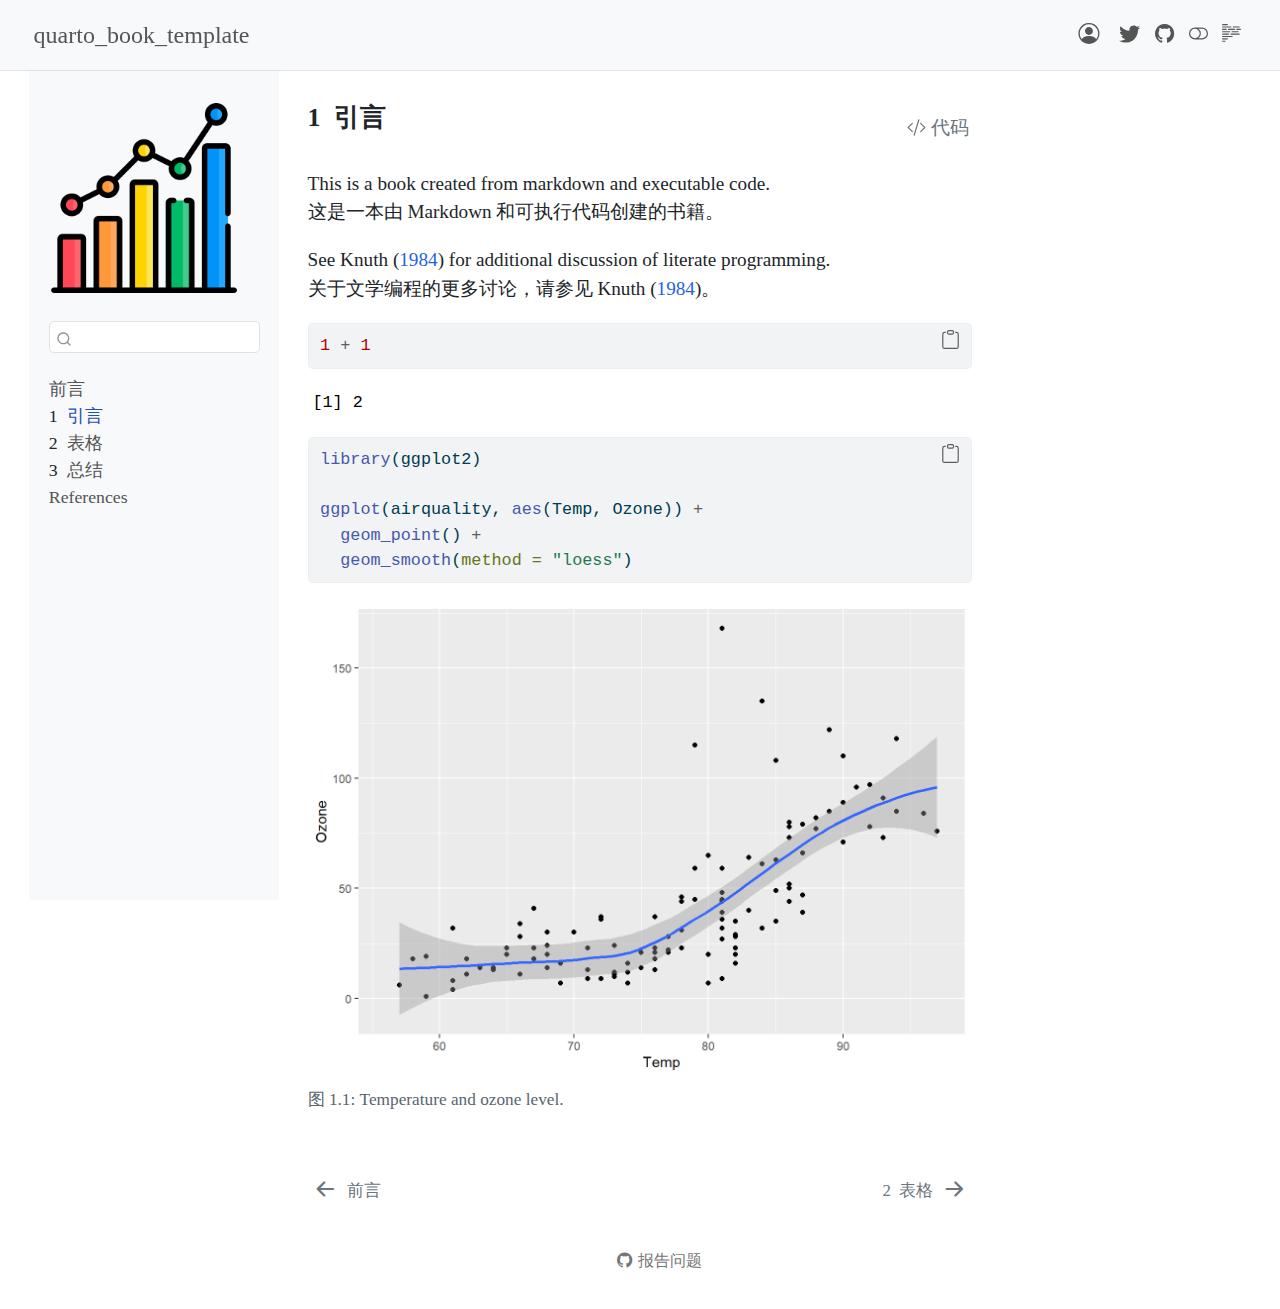
<file: _book/intro.html>
<!DOCTYPE html>
<html xmlns="http://www.w3.org/1999/xhtml" lang="zh-Hans" xml:lang="zh-Hans"><head>

<meta charset="utf-8">
<meta name="generator" content="quarto-1.4.551">

<meta name="viewport" content="width=device-width, initial-scale=1.0, user-scalable=yes">


<title>quarto_book_template - 1&nbsp; 引言</title>
<style>
code{white-space: pre-wrap;}
span.smallcaps{font-variant: small-caps;}
div.columns{display: flex; gap: min(4vw, 1.5em);}
div.column{flex: auto; overflow-x: auto;}
div.hanging-indent{margin-left: 1.5em; text-indent: -1.5em;}
ul.task-list{list-style: none;}
ul.task-list li input[type="checkbox"] {
  width: 0.8em;
  margin: 0 0.8em 0.2em -1em; /* quarto-specific, see https://github.com/quarto-dev/quarto-cli/issues/4556 */ 
  vertical-align: middle;
}
/* CSS for syntax highlighting */
pre > code.sourceCode { white-space: pre; position: relative; }
pre > code.sourceCode > span { line-height: 1.25; }
pre > code.sourceCode > span:empty { height: 1.2em; }
.sourceCode { overflow: visible; }
code.sourceCode > span { color: inherit; text-decoration: inherit; }
div.sourceCode { margin: 1em 0; }
pre.sourceCode { margin: 0; }
@media screen {
div.sourceCode { overflow: auto; }
}
@media print {
pre > code.sourceCode { white-space: pre-wrap; }
pre > code.sourceCode > span { text-indent: -5em; padding-left: 5em; }
}
pre.numberSource code
  { counter-reset: source-line 0; }
pre.numberSource code > span
  { position: relative; left: -4em; counter-increment: source-line; }
pre.numberSource code > span > a:first-child::before
  { content: counter(source-line);
    position: relative; left: -1em; text-align: right; vertical-align: baseline;
    border: none; display: inline-block;
    -webkit-touch-callout: none; -webkit-user-select: none;
    -khtml-user-select: none; -moz-user-select: none;
    -ms-user-select: none; user-select: none;
    padding: 0 4px; width: 4em;
  }
pre.numberSource { margin-left: 3em;  padding-left: 4px; }
div.sourceCode
  {   }
@media screen {
pre > code.sourceCode > span > a:first-child::before { text-decoration: underline; }
}
/* CSS for citations */
div.csl-bib-body { }
div.csl-entry {
  clear: both;
  margin-bottom: 0em;
}
.hanging-indent div.csl-entry {
  margin-left:2em;
  text-indent:-2em;
}
div.csl-left-margin {
  min-width:2em;
  float:left;
}
div.csl-right-inline {
  margin-left:2em;
  padding-left:1em;
}
div.csl-indent {
  margin-left: 2em;
}</style>


<script src="site_libs/quarto-nav/quarto-nav.js"></script>
<script src="site_libs/quarto-nav/headroom.min.js"></script>
<script src="site_libs/clipboard/clipboard.min.js"></script>
<script src="site_libs/quarto-search/autocomplete.umd.js"></script>
<script src="site_libs/quarto-search/fuse.min.js"></script>
<script src="site_libs/quarto-search/quarto-search.js"></script>
<meta name="quarto:offset" content="./">
<link href="./table.html" rel="next">
<link href="./index.html" rel="prev">
<link href="./cover.png" rel="icon" type="image/png">
<script src="site_libs/quarto-html/quarto.js"></script>
<script src="site_libs/quarto-html/popper.min.js"></script>
<script src="site_libs/quarto-html/tippy.umd.min.js"></script>
<script src="site_libs/quarto-html/anchor.min.js"></script>
<link href="site_libs/quarto-html/tippy.css" rel="stylesheet">
<link href="site_libs/quarto-html/quarto-syntax-highlighting.css" rel="stylesheet" class="quarto-color-scheme" id="quarto-text-highlighting-styles">
<link href="site_libs/quarto-html/quarto-syntax-highlighting-dark.css" rel="prefetch" class="quarto-color-scheme quarto-color-alternate" id="quarto-text-highlighting-styles">
<script src="site_libs/bootstrap/bootstrap.min.js"></script>
<link href="site_libs/bootstrap/bootstrap-icons.css" rel="stylesheet">
<link href="site_libs/bootstrap/bootstrap.min.css" rel="stylesheet" class="quarto-color-scheme" id="quarto-bootstrap" data-mode="light">
<link href="site_libs/bootstrap/bootstrap-dark.min.css" rel="prefetch" class="quarto-color-scheme quarto-color-alternate" id="quarto-bootstrap" data-mode="dark">
<script id="quarto-search-options" type="application/json">{
  "location": "sidebar",
  "copy-button": false,
  "collapse-after": 3,
  "panel-placement": "start",
  "type": "textbox",
  "limit": 50,
  "keyboard-shortcut": [
    "f",
    "/",
    "s"
  ],
  "language": {
    "search-no-results-text": "没有结果",
    "search-matching-documents-text": "匹配的文档",
    "search-copy-link-title": "复制搜索链接",
    "search-hide-matches-text": "隐藏其它匹配结果",
    "search-more-match-text": "更多匹配结果",
    "search-more-matches-text": "更多匹配结果",
    "search-clear-button-title": "清除",
    "search-text-placeholder": "",
    "search-detached-cancel-button-title": "取消",
    "search-submit-button-title": "提交",
    "search-label": "搜索"
  }
}</script>


<link rel="stylesheet" href="styles.css">
</head>

<body class="nav-sidebar floating nav-fixed">

<div id="quarto-search-results"></div>
  <header id="quarto-header" class="headroom fixed-top">
    <nav class="navbar navbar-expand-lg " data-bs-theme="dark">
      <div class="navbar-container container-fluid">
      <div class="navbar-brand-container mx-auto">
    <a class="navbar-brand" href="./index.html">
    <span class="navbar-title">quarto_book_template</span>
    </a>
  </div>
          <button class="navbar-toggler" type="button" data-bs-toggle="collapse" data-bs-target="#navbarCollapse" aria-controls="navbarCollapse" aria-expanded="false" aria-label="切换导航" onclick="if (window.quartoToggleHeadroom) { window.quartoToggleHeadroom(); }">
  <span class="navbar-toggler-icon"></span>
</button>
          <div class="collapse navbar-collapse" id="navbarCollapse">
            <ul class="navbar-nav navbar-nav-scroll ms-auto">
  <li class="nav-item compact">
    <a class="nav-link" href="https://tony2015116.github.io/"> <i class="bi bi-person-circle" role="img" aria-label="personal page">
</i> 
<span class="menu-text"></span></a>
  </li>  
  <li class="nav-item compact">
    <a class="nav-link" href="https://twitter.com/tonyituite"> <i class="bi bi-twitter" role="img">
</i> 
<span class="menu-text"></span></a>
  </li>  
</ul>
          </div> <!-- /navcollapse -->
          <div class="quarto-navbar-tools tools-wide">
    <a href="https://github.com/tony2015116/quarto_book_template" title="Source Code" class="quarto-navigation-tool px-1" aria-label="Source Code"><i class="bi bi-github"></i></a>
  <a href="" class="quarto-color-scheme-toggle quarto-navigation-tool  px-1" onclick="window.quartoToggleColorScheme(); return false;" title="切换深色模式"><i class="bi"></i></a>
  <a href="" class="quarto-reader-toggle quarto-navigation-tool px-1" onclick="window.quartoToggleReader(); return false;" title="切换阅读器模式">
  <div class="quarto-reader-toggle-btn">
  <i class="bi"></i>
  </div>
</a>
</div>
      </div> <!-- /container-fluid -->
    </nav>
  <nav class="quarto-secondary-nav">
    <div class="container-fluid d-flex">
      <button type="button" class="quarto-btn-toggle btn" data-bs-toggle="collapse" data-bs-target=".quarto-sidebar-collapse-item" aria-controls="quarto-sidebar" aria-expanded="false" aria-label="切换侧边栏导航" onclick="if (window.quartoToggleHeadroom) { window.quartoToggleHeadroom(); }">
        <i class="bi bi-layout-text-sidebar-reverse"></i>
      </button>
        <nav class="quarto-page-breadcrumbs" aria-label="breadcrumb"><ol class="breadcrumb"><li class="breadcrumb-item"><a href="./intro.html"><span class="chapter-number">1</span>&nbsp; <span class="chapter-title">引言</span></a></li></ol></nav>
        <a class="flex-grow-1" role="button" data-bs-toggle="collapse" data-bs-target=".quarto-sidebar-collapse-item" aria-controls="quarto-sidebar" aria-expanded="false" aria-label="切换侧边栏导航" onclick="if (window.quartoToggleHeadroom) { window.quartoToggleHeadroom(); }">      
        </a>
      <button type="button" class="btn quarto-search-button" aria-label="" onclick="window.quartoOpenSearch();">
        <i class="bi bi-search"></i>
      </button>
    </div>
  </nav>
</header>
<!-- content -->
<div id="quarto-content" class="quarto-container page-columns page-rows-contents page-layout-article page-navbar">
<!-- sidebar -->
  <nav id="quarto-sidebar" class="sidebar collapse collapse-horizontal quarto-sidebar-collapse-item sidebar-navigation floating overflow-auto">
    <div class="pt-lg-2 mt-2 text-left sidebar-header sidebar-header-stacked">
      <a href="./index.html" class="sidebar-logo-link">
      <img src="./analysis.png" alt="" class="sidebar-logo py-0 d-lg-inline d-none">
      </a>
      </div>
        <div class="mt-2 flex-shrink-0 align-items-center">
        <div class="sidebar-search">
        <div id="quarto-search" class="" title="搜索"></div>
        </div>
        </div>
    <div class="sidebar-menu-container"> 
    <ul class="list-unstyled mt-1">
        <li class="sidebar-item">
  <div class="sidebar-item-container"> 
  <a href="./index.html" class="sidebar-item-text sidebar-link">
 <span class="menu-text">前言</span></a>
  </div>
</li>
        <li class="sidebar-item">
  <div class="sidebar-item-container"> 
  <a href="./intro.html" class="sidebar-item-text sidebar-link active">
 <span class="menu-text"><span class="chapter-number">1</span>&nbsp; <span class="chapter-title">引言</span></span></a>
  </div>
</li>
        <li class="sidebar-item">
  <div class="sidebar-item-container"> 
  <a href="./table.html" class="sidebar-item-text sidebar-link">
 <span class="menu-text"><span class="chapter-number">2</span>&nbsp; <span class="chapter-title">表格</span></span></a>
  </div>
</li>
        <li class="sidebar-item">
  <div class="sidebar-item-container"> 
  <a href="./summary.html" class="sidebar-item-text sidebar-link">
 <span class="menu-text"><span class="chapter-number">3</span>&nbsp; <span class="chapter-title">总结</span></span></a>
  </div>
</li>
        <li class="sidebar-item">
  <div class="sidebar-item-container"> 
  <a href="./references.html" class="sidebar-item-text sidebar-link">
 <span class="menu-text">References</span></a>
  </div>
</li>
    </ul>
    </div>
</nav>
<div id="quarto-sidebar-glass" class="quarto-sidebar-collapse-item" data-bs-toggle="collapse" data-bs-target=".quarto-sidebar-collapse-item"></div>
<!-- margin-sidebar -->
    <div id="quarto-margin-sidebar" class="sidebar margin-sidebar">
        
    </div>
<!-- main -->
<main class="content" id="quarto-document-content">

<header id="title-block-header" class="quarto-title-block default">
<div class="quarto-title">
<div class="quarto-title-block"><div><h1 class="title"><span class="chapter-number">1</span>&nbsp; <span class="chapter-title">引言</span></h1><button type="button" class="btn code-tools-button" id="quarto-code-tools-source"><i class="bi"></i> 代码</button></div></div>
</div>



<div class="quarto-title-meta">

    
  
    
  </div>
  


</header>


<p>This is a book created from markdown and executable code.<br>
这是一本由 Markdown 和可执行代码创建的书籍。</p>
<p>See <span class="citation" data-cites="knuth84">Knuth (<a href="references.html#ref-knuth84" role="doc-biblioref">1984</a>)</span> for additional discussion of literate programming.<br>
关于文学编程的更多讨论，请参见 <span class="citation" data-cites="knuth84">Knuth (<a href="references.html#ref-knuth84" role="doc-biblioref">1984</a>)</span>。</p>
<div class="cell">
<div class="sourceCode cell-code" id="cb1"><pre class="sourceCode r code-with-copy"><code class="sourceCode r"><span id="cb1-1"><a href="#cb1-1" aria-hidden="true" tabindex="-1"></a><span class="dv">1</span> <span class="sc">+</span> <span class="dv">1</span></span></code><button title="复制到剪贴板" class="code-copy-button"><i class="bi"></i></button></pre></div>
<div class="cell-output cell-output-stdout">
<pre><code>[1] 2</code></pre>
</div>
</div>
<div class="cell">
<div class="sourceCode cell-code" id="cb3"><pre class="sourceCode r code-with-copy"><code class="sourceCode r"><span id="cb3-1"><a href="#cb3-1" aria-hidden="true" tabindex="-1"></a><span class="fu">library</span>(ggplot2)</span>
<span id="cb3-2"><a href="#cb3-2" aria-hidden="true" tabindex="-1"></a></span>
<span id="cb3-3"><a href="#cb3-3" aria-hidden="true" tabindex="-1"></a><span class="fu">ggplot</span>(airquality, <span class="fu">aes</span>(Temp, Ozone)) <span class="sc">+</span> </span>
<span id="cb3-4"><a href="#cb3-4" aria-hidden="true" tabindex="-1"></a>  <span class="fu">geom_point</span>() <span class="sc">+</span> </span>
<span id="cb3-5"><a href="#cb3-5" aria-hidden="true" tabindex="-1"></a>  <span class="fu">geom_smooth</span>(<span class="at">method =</span> <span class="st">"loess"</span>)</span></code><button title="复制到剪贴板" class="code-copy-button"><i class="bi"></i></button></pre></div>
<div class="cell-output-display">
<div id="fig-airquality" class="quarto-figure quarto-figure-center quarto-float anchored">
<figure class="quarto-float quarto-float-fig figure">
<div aria-describedby="fig-airquality-caption-0ceaefa1-69ba-4598-a22c-09a6ac19f8ca">
<img src="intro_files/figure-html/fig-airquality-1.png" class="img-fluid figure-img" width="672">
</div>
<figcaption class="quarto-float-caption-bottom quarto-float-caption quarto-float-fig" id="fig-airquality-caption-0ceaefa1-69ba-4598-a22c-09a6ac19f8ca">
图&nbsp;1.1: Temperature and ozone level.
</figcaption>
</figure>
</div>
</div>
</div>


<!-- -->

<div id="refs" class="references csl-bib-body hanging-indent" data-entry-spacing="0" role="list" style="display: none">
<div id="ref-knuth84" class="csl-entry" role="listitem">
Knuth, Donald E. 1984. <span>《Literate Programming》</span>. <em>Comput. J.</em> 27 (2): 97–111. <a href="https://doi.org/10.1093/comjnl/27.2.97">https://doi.org/10.1093/comjnl/27.2.97</a>.
</div>
</div>

</main> <!-- /main -->
<script id="quarto-html-after-body" type="application/javascript">
window.document.addEventListener("DOMContentLoaded", function (event) {
  const toggleBodyColorMode = (bsSheetEl) => {
    const mode = bsSheetEl.getAttribute("data-mode");
    const bodyEl = window.document.querySelector("body");
    if (mode === "dark") {
      bodyEl.classList.add("quarto-dark");
      bodyEl.classList.remove("quarto-light");
    } else {
      bodyEl.classList.add("quarto-light");
      bodyEl.classList.remove("quarto-dark");
    }
  }
  const toggleBodyColorPrimary = () => {
    const bsSheetEl = window.document.querySelector("link#quarto-bootstrap");
    if (bsSheetEl) {
      toggleBodyColorMode(bsSheetEl);
    }
  }
  toggleBodyColorPrimary();  
  const disableStylesheet = (stylesheets) => {
    for (let i=0; i < stylesheets.length; i++) {
      const stylesheet = stylesheets[i];
      stylesheet.rel = 'prefetch';
    }
  }
  const enableStylesheet = (stylesheets) => {
    for (let i=0; i < stylesheets.length; i++) {
      const stylesheet = stylesheets[i];
      stylesheet.rel = 'stylesheet';
    }
  }
  const manageTransitions = (selector, allowTransitions) => {
    const els = window.document.querySelectorAll(selector);
    for (let i=0; i < els.length; i++) {
      const el = els[i];
      if (allowTransitions) {
        el.classList.remove('notransition');
      } else {
        el.classList.add('notransition');
      }
    }
  }
  const toggleGiscusIfUsed = (isAlternate, darkModeDefault) => {
    const baseTheme = document.querySelector('#giscus-base-theme')?.value ?? 'light';
    const alternateTheme = document.querySelector('#giscus-alt-theme')?.value ?? 'dark';
    let newTheme = '';
    if(darkModeDefault) {
      newTheme = isAlternate ? baseTheme : alternateTheme;
    } else {
      newTheme = isAlternate ? alternateTheme : baseTheme;
    }
    const changeGiscusTheme = () => {
      // From: https://github.com/giscus/giscus/issues/336
      const sendMessage = (message) => {
        const iframe = document.querySelector('iframe.giscus-frame');
        if (!iframe) return;
        iframe.contentWindow.postMessage({ giscus: message }, 'https://giscus.app');
      }
      sendMessage({
        setConfig: {
          theme: newTheme
        }
      });
    }
    const isGiscussLoaded = window.document.querySelector('iframe.giscus-frame') !== null;
    if (isGiscussLoaded) {
      changeGiscusTheme();
    }
  }
  const toggleColorMode = (alternate) => {
    // Switch the stylesheets
    const alternateStylesheets = window.document.querySelectorAll('link.quarto-color-scheme.quarto-color-alternate');
    manageTransitions('#quarto-margin-sidebar .nav-link', false);
    if (alternate) {
      enableStylesheet(alternateStylesheets);
      for (const sheetNode of alternateStylesheets) {
        if (sheetNode.id === "quarto-bootstrap") {
          toggleBodyColorMode(sheetNode);
        }
      }
    } else {
      disableStylesheet(alternateStylesheets);
      toggleBodyColorPrimary();
    }
    manageTransitions('#quarto-margin-sidebar .nav-link', true);
    // Switch the toggles
    const toggles = window.document.querySelectorAll('.quarto-color-scheme-toggle');
    for (let i=0; i < toggles.length; i++) {
      const toggle = toggles[i];
      if (toggle) {
        if (alternate) {
          toggle.classList.add("alternate");     
        } else {
          toggle.classList.remove("alternate");
        }
      }
    }
    // Hack to workaround the fact that safari doesn't
    // properly recolor the scrollbar when toggling (#1455)
    if (navigator.userAgent.indexOf('Safari') > 0 && navigator.userAgent.indexOf('Chrome') == -1) {
      manageTransitions("body", false);
      window.scrollTo(0, 1);
      setTimeout(() => {
        window.scrollTo(0, 0);
        manageTransitions("body", true);
      }, 40);  
    }
  }
  const isFileUrl = () => { 
    return window.location.protocol === 'file:';
  }
  const hasAlternateSentinel = () => {  
    let styleSentinel = getColorSchemeSentinel();
    if (styleSentinel !== null) {
      return styleSentinel === "alternate";
    } else {
      return false;
    }
  }
  const setStyleSentinel = (alternate) => {
    const value = alternate ? "alternate" : "default";
    if (!isFileUrl()) {
      window.localStorage.setItem("quarto-color-scheme", value);
    } else {
      localAlternateSentinel = value;
    }
  }
  const getColorSchemeSentinel = () => {
    if (!isFileUrl()) {
      const storageValue = window.localStorage.getItem("quarto-color-scheme");
      return storageValue != null ? storageValue : localAlternateSentinel;
    } else {
      return localAlternateSentinel;
    }
  }
  const darkModeDefault = false;
  let localAlternateSentinel = darkModeDefault ? 'alternate' : 'default';
  // Dark / light mode switch
  window.quartoToggleColorScheme = () => {
    // Read the current dark / light value 
    let toAlternate = !hasAlternateSentinel();
    toggleColorMode(toAlternate);
    setStyleSentinel(toAlternate);
    toggleGiscusIfUsed(toAlternate, darkModeDefault);
  };
  // Ensure there is a toggle, if there isn't float one in the top right
  if (window.document.querySelector('.quarto-color-scheme-toggle') === null) {
    const a = window.document.createElement('a');
    a.classList.add('top-right');
    a.classList.add('quarto-color-scheme-toggle');
    a.href = "";
    a.onclick = function() { try { window.quartoToggleColorScheme(); } catch {} return false; };
    const i = window.document.createElement("i");
    i.classList.add('bi');
    a.appendChild(i);
    window.document.body.appendChild(a);
  }
  // Switch to dark mode if need be
  if (hasAlternateSentinel()) {
    toggleColorMode(true);
  } else {
    toggleColorMode(false);
  }
  const icon = "";
  const anchorJS = new window.AnchorJS();
  anchorJS.options = {
    placement: 'right',
    icon: icon
  };
  anchorJS.add('.anchored');
  const isCodeAnnotation = (el) => {
    for (const clz of el.classList) {
      if (clz.startsWith('code-annotation-')) {                     
        return true;
      }
    }
    return false;
  }
  const clipboard = new window.ClipboardJS('.code-copy-button', {
    text: function(trigger) {
      const codeEl = trigger.previousElementSibling.cloneNode(true);
      for (const childEl of codeEl.children) {
        if (isCodeAnnotation(childEl)) {
          childEl.remove();
        }
      }
      return codeEl.innerText;
    }
  });
  clipboard.on('success', function(e) {
    // button target
    const button = e.trigger;
    // don't keep focus
    button.blur();
    // flash "checked"
    button.classList.add('code-copy-button-checked');
    var currentTitle = button.getAttribute("title");
    button.setAttribute("title", "已复制");
    let tooltip;
    if (window.bootstrap) {
      button.setAttribute("data-bs-toggle", "tooltip");
      button.setAttribute("data-bs-placement", "left");
      button.setAttribute("data-bs-title", "已复制");
      tooltip = new bootstrap.Tooltip(button, 
        { trigger: "manual", 
          customClass: "code-copy-button-tooltip",
          offset: [0, -8]});
      tooltip.show();    
    }
    setTimeout(function() {
      if (tooltip) {
        tooltip.hide();
        button.removeAttribute("data-bs-title");
        button.removeAttribute("data-bs-toggle");
        button.removeAttribute("data-bs-placement");
      }
      button.setAttribute("title", currentTitle);
      button.classList.remove('code-copy-button-checked');
    }, 1000);
    // clear code selection
    e.clearSelection();
  });
  const viewSource = window.document.getElementById('quarto-view-source') ||
                     window.document.getElementById('quarto-code-tools-source');
  if (viewSource) {
    const sourceUrl = viewSource.getAttribute("data-quarto-source-url");
    viewSource.addEventListener("click", function(e) {
      if (sourceUrl) {
        // rstudio viewer pane
        if (/\bcapabilities=\b/.test(window.location)) {
          window.open(sourceUrl);
        } else {
          window.location.href = sourceUrl;
        }
      } else {
        const modal = new bootstrap.Modal(document.getElementById('quarto-embedded-source-code-modal'));
        modal.show();
      }
      return false;
    });
  }
  function toggleCodeHandler(show) {
    return function(e) {
      const detailsSrc = window.document.querySelectorAll(".cell > details > .sourceCode");
      for (let i=0; i<detailsSrc.length; i++) {
        const details = detailsSrc[i].parentElement;
        if (show) {
          details.open = true;
        } else {
          details.removeAttribute("open");
        }
      }
      const cellCodeDivs = window.document.querySelectorAll(".cell > .sourceCode");
      const fromCls = show ? "hidden" : "unhidden";
      const toCls = show ? "unhidden" : "hidden";
      for (let i=0; i<cellCodeDivs.length; i++) {
        const codeDiv = cellCodeDivs[i];
        if (codeDiv.classList.contains(fromCls)) {
          codeDiv.classList.remove(fromCls);
          codeDiv.classList.add(toCls);
        } 
      }
      return false;
    }
  }
  const hideAllCode = window.document.getElementById("quarto-hide-all-code");
  if (hideAllCode) {
    hideAllCode.addEventListener("click", toggleCodeHandler(false));
  }
  const showAllCode = window.document.getElementById("quarto-show-all-code");
  if (showAllCode) {
    showAllCode.addEventListener("click", toggleCodeHandler(true));
  }
    var localhostRegex = new RegExp(/^(?:http|https):\/\/localhost\:?[0-9]*\//);
    var mailtoRegex = new RegExp(/^mailto:/);
      var filterRegex = new RegExp("https:\/\/tony2015116\.github\.io\/quarto_book_template\/");
    var isInternal = (href) => {
        return filterRegex.test(href) || localhostRegex.test(href) || mailtoRegex.test(href);
    }
    // Inspect non-navigation links and adorn them if external
 	var links = window.document.querySelectorAll('a[href]:not(.nav-link):not(.navbar-brand):not(.toc-action):not(.sidebar-link):not(.sidebar-item-toggle):not(.pagination-link):not(.no-external):not([aria-hidden]):not(.dropdown-item):not(.quarto-navigation-tool)');
    for (var i=0; i<links.length; i++) {
      const link = links[i];
      if (!isInternal(link.href)) {
        // undo the damage that might have been done by quarto-nav.js in the case of
        // links that we want to consider external
        if (link.dataset.originalHref !== undefined) {
          link.href = link.dataset.originalHref;
        }
      }
    }
  function tippyHover(el, contentFn, onTriggerFn, onUntriggerFn) {
    const config = {
      allowHTML: true,
      maxWidth: 500,
      delay: 100,
      arrow: false,
      appendTo: function(el) {
          return el.parentElement;
      },
      interactive: true,
      interactiveBorder: 10,
      theme: 'quarto',
      placement: 'bottom-start',
    };
    if (contentFn) {
      config.content = contentFn;
    }
    if (onTriggerFn) {
      config.onTrigger = onTriggerFn;
    }
    if (onUntriggerFn) {
      config.onUntrigger = onUntriggerFn;
    }
    window.tippy(el, config); 
  }
  const noterefs = window.document.querySelectorAll('a[role="doc-noteref"]');
  for (var i=0; i<noterefs.length; i++) {
    const ref = noterefs[i];
    tippyHover(ref, function() {
      // use id or data attribute instead here
      let href = ref.getAttribute('data-footnote-href') || ref.getAttribute('href');
      try { href = new URL(href).hash; } catch {}
      const id = href.replace(/^#\/?/, "");
      const note = window.document.getElementById(id);
      if (note) {
        return note.innerHTML;
      } else {
        return "";
      }
    });
  }
  const xrefs = window.document.querySelectorAll('a.quarto-xref');
  const processXRef = (id, note) => {
    // Strip column container classes
    const stripColumnClz = (el) => {
      el.classList.remove("page-full", "page-columns");
      if (el.children) {
        for (const child of el.children) {
          stripColumnClz(child);
        }
      }
    }
    stripColumnClz(note)
    if (id === null || id.startsWith('sec-')) {
      // Special case sections, only their first couple elements
      const container = document.createElement("div");
      if (note.children && note.children.length > 2) {
        container.appendChild(note.children[0].cloneNode(true));
        for (let i = 1; i < note.children.length; i++) {
          const child = note.children[i];
          if (child.tagName === "P" && child.innerText === "") {
            continue;
          } else {
            container.appendChild(child.cloneNode(true));
            break;
          }
        }
        if (window.Quarto?.typesetMath) {
          window.Quarto.typesetMath(container);
        }
        return container.innerHTML
      } else {
        if (window.Quarto?.typesetMath) {
          window.Quarto.typesetMath(note);
        }
        return note.innerHTML;
      }
    } else {
      // Remove any anchor links if they are present
      const anchorLink = note.querySelector('a.anchorjs-link');
      if (anchorLink) {
        anchorLink.remove();
      }
      if (window.Quarto?.typesetMath) {
        window.Quarto.typesetMath(note);
      }
      // TODO in 1.5, we should make sure this works without a callout special case
      if (note.classList.contains("callout")) {
        return note.outerHTML;
      } else {
        return note.innerHTML;
      }
    }
  }
  for (var i=0; i<xrefs.length; i++) {
    const xref = xrefs[i];
    tippyHover(xref, undefined, function(instance) {
      instance.disable();
      let url = xref.getAttribute('href');
      let hash = undefined; 
      if (url.startsWith('#')) {
        hash = url;
      } else {
        try { hash = new URL(url).hash; } catch {}
      }
      if (hash) {
        const id = hash.replace(/^#\/?/, "");
        const note = window.document.getElementById(id);
        if (note !== null) {
          try {
            const html = processXRef(id, note.cloneNode(true));
            instance.setContent(html);
          } finally {
            instance.enable();
            instance.show();
          }
        } else {
          // See if we can fetch this
          fetch(url.split('#')[0])
          .then(res => res.text())
          .then(html => {
            const parser = new DOMParser();
            const htmlDoc = parser.parseFromString(html, "text/html");
            const note = htmlDoc.getElementById(id);
            if (note !== null) {
              const html = processXRef(id, note);
              instance.setContent(html);
            } 
          }).finally(() => {
            instance.enable();
            instance.show();
          });
        }
      } else {
        // See if we can fetch a full url (with no hash to target)
        // This is a special case and we should probably do some content thinning / targeting
        fetch(url)
        .then(res => res.text())
        .then(html => {
          const parser = new DOMParser();
          const htmlDoc = parser.parseFromString(html, "text/html");
          const note = htmlDoc.querySelector('main.content');
          if (note !== null) {
            // This should only happen for chapter cross references
            // (since there is no id in the URL)
            // remove the first header
            if (note.children.length > 0 && note.children[0].tagName === "HEADER") {
              note.children[0].remove();
            }
            const html = processXRef(null, note);
            instance.setContent(html);
          } 
        }).finally(() => {
          instance.enable();
          instance.show();
        });
      }
    }, function(instance) {
    });
  }
      let selectedAnnoteEl;
      const selectorForAnnotation = ( cell, annotation) => {
        let cellAttr = 'data-code-cell="' + cell + '"';
        let lineAttr = 'data-code-annotation="' +  annotation + '"';
        const selector = 'span[' + cellAttr + '][' + lineAttr + ']';
        return selector;
      }
      const selectCodeLines = (annoteEl) => {
        const doc = window.document;
        const targetCell = annoteEl.getAttribute("data-target-cell");
        const targetAnnotation = annoteEl.getAttribute("data-target-annotation");
        const annoteSpan = window.document.querySelector(selectorForAnnotation(targetCell, targetAnnotation));
        const lines = annoteSpan.getAttribute("data-code-lines").split(",");
        const lineIds = lines.map((line) => {
          return targetCell + "-" + line;
        })
        let top = null;
        let height = null;
        let parent = null;
        if (lineIds.length > 0) {
            //compute the position of the single el (top and bottom and make a div)
            const el = window.document.getElementById(lineIds[0]);
            top = el.offsetTop;
            height = el.offsetHeight;
            parent = el.parentElement.parentElement;
          if (lineIds.length > 1) {
            const lastEl = window.document.getElementById(lineIds[lineIds.length - 1]);
            const bottom = lastEl.offsetTop + lastEl.offsetHeight;
            height = bottom - top;
          }
          if (top !== null && height !== null && parent !== null) {
            // cook up a div (if necessary) and position it 
            let div = window.document.getElementById("code-annotation-line-highlight");
            if (div === null) {
              div = window.document.createElement("div");
              div.setAttribute("id", "code-annotation-line-highlight");
              div.style.position = 'absolute';
              parent.appendChild(div);
            }
            div.style.top = top - 2 + "px";
            div.style.height = height + 4 + "px";
            div.style.left = 0;
            let gutterDiv = window.document.getElementById("code-annotation-line-highlight-gutter");
            if (gutterDiv === null) {
              gutterDiv = window.document.createElement("div");
              gutterDiv.setAttribute("id", "code-annotation-line-highlight-gutter");
              gutterDiv.style.position = 'absolute';
              const codeCell = window.document.getElementById(targetCell);
              const gutter = codeCell.querySelector('.code-annotation-gutter');
              gutter.appendChild(gutterDiv);
            }
            gutterDiv.style.top = top - 2 + "px";
            gutterDiv.style.height = height + 4 + "px";
          }
          selectedAnnoteEl = annoteEl;
        }
      };
      const unselectCodeLines = () => {
        const elementsIds = ["code-annotation-line-highlight", "code-annotation-line-highlight-gutter"];
        elementsIds.forEach((elId) => {
          const div = window.document.getElementById(elId);
          if (div) {
            div.remove();
          }
        });
        selectedAnnoteEl = undefined;
      };
        // Handle positioning of the toggle
    window.addEventListener(
      "resize",
      throttle(() => {
        elRect = undefined;
        if (selectedAnnoteEl) {
          selectCodeLines(selectedAnnoteEl);
        }
      }, 10)
    );
    function throttle(fn, ms) {
    let throttle = false;
    let timer;
      return (...args) => {
        if(!throttle) { // first call gets through
            fn.apply(this, args);
            throttle = true;
        } else { // all the others get throttled
            if(timer) clearTimeout(timer); // cancel #2
            timer = setTimeout(() => {
              fn.apply(this, args);
              timer = throttle = false;
            }, ms);
        }
      };
    }
      // Attach click handler to the DT
      const annoteDls = window.document.querySelectorAll('dt[data-target-cell]');
      for (const annoteDlNode of annoteDls) {
        annoteDlNode.addEventListener('click', (event) => {
          const clickedEl = event.target;
          if (clickedEl !== selectedAnnoteEl) {
            unselectCodeLines();
            const activeEl = window.document.querySelector('dt[data-target-cell].code-annotation-active');
            if (activeEl) {
              activeEl.classList.remove('code-annotation-active');
            }
            selectCodeLines(clickedEl);
            clickedEl.classList.add('code-annotation-active');
          } else {
            // Unselect the line
            unselectCodeLines();
            clickedEl.classList.remove('code-annotation-active');
          }
        });
      }
  const findCites = (el) => {
    const parentEl = el.parentElement;
    if (parentEl) {
      const cites = parentEl.dataset.cites;
      if (cites) {
        return {
          el,
          cites: cites.split(' ')
        };
      } else {
        return findCites(el.parentElement)
      }
    } else {
      return undefined;
    }
  };
  var bibliorefs = window.document.querySelectorAll('a[role="doc-biblioref"]');
  for (var i=0; i<bibliorefs.length; i++) {
    const ref = bibliorefs[i];
    const citeInfo = findCites(ref);
    if (citeInfo) {
      tippyHover(citeInfo.el, function() {
        var popup = window.document.createElement('div');
        citeInfo.cites.forEach(function(cite) {
          var citeDiv = window.document.createElement('div');
          citeDiv.classList.add('hanging-indent');
          citeDiv.classList.add('csl-entry');
          var biblioDiv = window.document.getElementById('ref-' + cite);
          if (biblioDiv) {
            citeDiv.innerHTML = biblioDiv.innerHTML;
          }
          popup.appendChild(citeDiv);
        });
        return popup.innerHTML;
      });
    }
  }
});
</script>
<nav class="page-navigation">
  <div class="nav-page nav-page-previous">
      <a href="./index.html" class="pagination-link" aria-label="前言">
        <i class="bi bi-arrow-left-short"></i> <span class="nav-page-text">前言</span>
      </a>          
  </div>
  <div class="nav-page nav-page-next">
      <a href="./table.html" class="pagination-link" aria-label="表格">
        <span class="nav-page-text"><span class="chapter-number">2</span>&nbsp; <span class="chapter-title">表格</span></span> <i class="bi bi-arrow-right-short"></i>
      </a>
  </div>
</nav><div class="modal fade" id="quarto-embedded-source-code-modal" tabindex="-1" aria-labelledby="quarto-embedded-source-code-modal-label" aria-hidden="true"><div class="modal-dialog modal-dialog-scrollable"><div class="modal-content"><div class="modal-header"><h5 class="modal-title" id="quarto-embedded-source-code-modal-label">源代码</h5><button class="btn-close" data-bs-dismiss="modal"></button></div><div class="modal-body"><div class="">
<div class="sourceCode" id="cb4" data-shortcodes="false"><pre class="sourceCode markdown code-with-copy"><code class="sourceCode markdown"><span id="cb4-1"><a href="#cb4-1" aria-hidden="true" tabindex="-1"></a><span class="fu"># 引言</span></span>
<span id="cb4-2"><a href="#cb4-2" aria-hidden="true" tabindex="-1"></a></span>
<span id="cb4-3"><a href="#cb4-3" aria-hidden="true" tabindex="-1"></a>This is a book created from markdown and executable code.\</span>
<span id="cb4-4"><a href="#cb4-4" aria-hidden="true" tabindex="-1"></a>这是一本由 Markdown 和可执行代码创建的书籍。</span>
<span id="cb4-5"><a href="#cb4-5" aria-hidden="true" tabindex="-1"></a></span>
<span id="cb4-6"><a href="#cb4-6" aria-hidden="true" tabindex="-1"></a>See @knuth84 for additional discussion of literate programming.\</span>
<span id="cb4-7"><a href="#cb4-7" aria-hidden="true" tabindex="-1"></a>关于文学编程的更多讨论，请参见 @knuth84。</span>
<span id="cb4-8"><a href="#cb4-8" aria-hidden="true" tabindex="-1"></a></span>
<span id="cb4-11"><a href="#cb4-11" aria-hidden="true" tabindex="-1"></a><span class="in">```{r}</span></span>
<span id="cb4-12"><a href="#cb4-12" aria-hidden="true" tabindex="-1"></a><span class="dv">1</span> <span class="sc">+</span> <span class="dv">1</span></span>
<span id="cb4-13"><a href="#cb4-13" aria-hidden="true" tabindex="-1"></a><span class="in">```</span></span>
<span id="cb4-14"><a href="#cb4-14" aria-hidden="true" tabindex="-1"></a></span>
<span id="cb4-17"><a href="#cb4-17" aria-hidden="true" tabindex="-1"></a><span class="in">```{r}</span></span>
<span id="cb4-18"><a href="#cb4-18" aria-hidden="true" tabindex="-1"></a><span class="co">#| label: fig-airquality</span></span>
<span id="cb4-19"><a href="#cb4-19" aria-hidden="true" tabindex="-1"></a><span class="co">#| fig-cap: "Temperature and ozone level."</span></span>
<span id="cb4-20"><a href="#cb4-20" aria-hidden="true" tabindex="-1"></a><span class="co">#| warning: false</span></span>
<span id="cb4-21"><a href="#cb4-21" aria-hidden="true" tabindex="-1"></a></span>
<span id="cb4-22"><a href="#cb4-22" aria-hidden="true" tabindex="-1"></a><span class="fu">library</span>(ggplot2)</span>
<span id="cb4-23"><a href="#cb4-23" aria-hidden="true" tabindex="-1"></a></span>
<span id="cb4-24"><a href="#cb4-24" aria-hidden="true" tabindex="-1"></a><span class="fu">ggplot</span>(airquality, <span class="fu">aes</span>(Temp, Ozone)) <span class="sc">+</span> </span>
<span id="cb4-25"><a href="#cb4-25" aria-hidden="true" tabindex="-1"></a>  <span class="fu">geom_point</span>() <span class="sc">+</span> </span>
<span id="cb4-26"><a href="#cb4-26" aria-hidden="true" tabindex="-1"></a>  <span class="fu">geom_smooth</span>(<span class="at">method =</span> <span class="st">"loess"</span>)</span>
<span id="cb4-27"><a href="#cb4-27" aria-hidden="true" tabindex="-1"></a><span class="in">```</span></span>
<span id="cb4-28"><a href="#cb4-28" aria-hidden="true" tabindex="-1"></a></span>
<span id="cb4-29"><a href="#cb4-29" aria-hidden="true" tabindex="-1"></a></span>
<span id="cb4-30"><a href="#cb4-30" aria-hidden="true" tabindex="-1"></a></span>
<span id="cb4-31"><a href="#cb4-31" aria-hidden="true" tabindex="-1"></a></span>
<span id="cb4-32"><a href="#cb4-32" aria-hidden="true" tabindex="-1"></a></span>
<span id="cb4-33"><a href="#cb4-33" aria-hidden="true" tabindex="-1"></a></span>
<span id="cb4-34"><a href="#cb4-34" aria-hidden="true" tabindex="-1"></a></span>
</code><button title="复制到剪贴板" class="code-copy-button"><i class="bi"></i></button></pre></div>
</div></div></div></div></div>
</div> <!-- /content -->




<footer class="footer"><div class="nav-footer"><div class="nav-footer-center"><div class="toc-actions"><ul><li><a href="https://github.com/tony2015116/quarto_book_template/issues/new" class="toc-action"><i class="bi bi-github"></i>报告问题</a></li></ul></div></div></div></footer></body></html>
</file>
<file: _book/site_libs/quarto-html/tippy.css>
.tippy-box[data-animation=fade][data-state=hidden]{opacity:0}[data-tippy-root]{max-width:calc(100vw - 10px)}.tippy-box{position:relative;background-color:#333;color:#fff;border-radius:4px;font-size:14px;line-height:1.4;white-space:normal;outline:0;transition-property:transform,visibility,opacity}.tippy-box[data-placement^=top]>.tippy-arrow{bottom:0}.tippy-box[data-placement^=top]>.tippy-arrow:before{bottom:-7px;left:0;border-width:8px 8px 0;border-top-color:initial;transform-origin:center top}.tippy-box[data-placement^=bottom]>.tippy-arrow{top:0}.tippy-box[data-placement^=bottom]>.tippy-arrow:before{top:-7px;left:0;border-width:0 8px 8px;border-bottom-color:initial;transform-origin:center bottom}.tippy-box[data-placement^=left]>.tippy-arrow{right:0}.tippy-box[data-placement^=left]>.tippy-arrow:before{border-width:8px 0 8px 8px;border-left-color:initial;right:-7px;transform-origin:center left}.tippy-box[data-placement^=right]>.tippy-arrow{left:0}.tippy-box[data-placement^=right]>.tippy-arrow:before{left:-7px;border-width:8px 8px 8px 0;border-right-color:initial;transform-origin:center right}.tippy-box[data-inertia][data-state=visible]{transition-timing-function:cubic-bezier(.54,1.5,.38,1.11)}.tippy-arrow{width:16px;height:16px;color:#333}.tippy-arrow:before{content:"";position:absolute;border-color:transparent;border-style:solid}.tippy-content{position:relative;padding:5px 9px;z-index:1}
</file>
<file: _book/site_libs/quarto-html/quarto-syntax-highlighting.css>
/* quarto syntax highlight colors */
:root {
  --quarto-hl-ot-color: #003B4F;
  --quarto-hl-at-color: #657422;
  --quarto-hl-ss-color: #20794D;
  --quarto-hl-an-color: #5E5E5E;
  --quarto-hl-fu-color: #4758AB;
  --quarto-hl-st-color: #20794D;
  --quarto-hl-cf-color: #003B4F;
  --quarto-hl-op-color: #5E5E5E;
  --quarto-hl-er-color: #AD0000;
  --quarto-hl-bn-color: #AD0000;
  --quarto-hl-al-color: #AD0000;
  --quarto-hl-va-color: #111111;
  --quarto-hl-bu-color: inherit;
  --quarto-hl-ex-color: inherit;
  --quarto-hl-pp-color: #AD0000;
  --quarto-hl-in-color: #5E5E5E;
  --quarto-hl-vs-color: #20794D;
  --quarto-hl-wa-color: #5E5E5E;
  --quarto-hl-do-color: #5E5E5E;
  --quarto-hl-im-color: #00769E;
  --quarto-hl-ch-color: #20794D;
  --quarto-hl-dt-color: #AD0000;
  --quarto-hl-fl-color: #AD0000;
  --quarto-hl-co-color: #5E5E5E;
  --quarto-hl-cv-color: #5E5E5E;
  --quarto-hl-cn-color: #8f5902;
  --quarto-hl-sc-color: #5E5E5E;
  --quarto-hl-dv-color: #AD0000;
  --quarto-hl-kw-color: #003B4F;
}

/* other quarto variables */
:root {
  --quarto-font-monospace: SFMono-Regular, Menlo, Monaco, Consolas, "Liberation Mono", "Courier New", monospace;
}

pre > code.sourceCode > span {
  color: #003B4F;
}

code span {
  color: #003B4F;
}

code.sourceCode > span {
  color: #003B4F;
}

div.sourceCode,
div.sourceCode pre.sourceCode {
  color: #003B4F;
}

code span.ot {
  color: #003B4F;
  font-style: inherit;
}

code span.at {
  color: #657422;
  font-style: inherit;
}

code span.ss {
  color: #20794D;
  font-style: inherit;
}

code span.an {
  color: #5E5E5E;
  font-style: inherit;
}

code span.fu {
  color: #4758AB;
  font-style: inherit;
}

code span.st {
  color: #20794D;
  font-style: inherit;
}

code span.cf {
  color: #003B4F;
  font-weight: bold;
  font-style: inherit;
}

code span.op {
  color: #5E5E5E;
  font-style: inherit;
}

code span.er {
  color: #AD0000;
  font-style: inherit;
}

code span.bn {
  color: #AD0000;
  font-style: inherit;
}

code span.al {
  color: #AD0000;
  font-style: inherit;
}

code span.va {
  color: #111111;
  font-style: inherit;
}

code span.bu {
  font-style: inherit;
}

code span.ex {
  font-style: inherit;
}

code span.pp {
  color: #AD0000;
  font-style: inherit;
}

code span.in {
  color: #5E5E5E;
  font-style: inherit;
}

code span.vs {
  color: #20794D;
  font-style: inherit;
}

code span.wa {
  color: #5E5E5E;
  font-style: italic;
}

code span.do {
  color: #5E5E5E;
  font-style: italic;
}

code span.im {
  color: #00769E;
  font-style: inherit;
}

code span.ch {
  color: #20794D;
  font-style: inherit;
}

code span.dt {
  color: #AD0000;
  font-style: inherit;
}

code span.fl {
  color: #AD0000;
  font-style: inherit;
}

code span.co {
  color: #5E5E5E;
  font-style: inherit;
}

code span.cv {
  color: #5E5E5E;
  font-style: italic;
}

code span.cn {
  color: #8f5902;
  font-style: inherit;
}

code span.sc {
  color: #5E5E5E;
  font-style: inherit;
}

code span.dv {
  color: #AD0000;
  font-style: inherit;
}

code span.kw {
  color: #003B4F;
  font-weight: bold;
  font-style: inherit;
}

.prevent-inlining {
  content: "</";
}

/*# sourceMappingURL=debc5d5d77c3f9108843748ff7464032.css.map */
</file>
<file: _book/site_libs/quarto-html/quarto-syntax-highlighting-dark.css>
/* quarto syntax highlight colors */
:root {
  --quarto-hl-al-color: #f07178;
  --quarto-hl-an-color: #d4d0ab;
  --quarto-hl-at-color: #00e0e0;
  --quarto-hl-bn-color: #d4d0ab;
  --quarto-hl-bu-color: #abe338;
  --quarto-hl-ch-color: #abe338;
  --quarto-hl-co-color: #f8f8f2;
  --quarto-hl-cv-color: #ffd700;
  --quarto-hl-cn-color: #ffd700;
  --quarto-hl-cf-color: #ffa07a;
  --quarto-hl-dt-color: #ffa07a;
  --quarto-hl-dv-color: #d4d0ab;
  --quarto-hl-do-color: #f8f8f2;
  --quarto-hl-er-color: #f07178;
  --quarto-hl-ex-color: #00e0e0;
  --quarto-hl-fl-color: #d4d0ab;
  --quarto-hl-fu-color: #ffa07a;
  --quarto-hl-im-color: #abe338;
  --quarto-hl-in-color: #d4d0ab;
  --quarto-hl-kw-color: #ffa07a;
  --quarto-hl-op-color: #ffa07a;
  --quarto-hl-ot-color: #00e0e0;
  --quarto-hl-pp-color: #dcc6e0;
  --quarto-hl-re-color: #00e0e0;
  --quarto-hl-sc-color: #abe338;
  --quarto-hl-ss-color: #abe338;
  --quarto-hl-st-color: #abe338;
  --quarto-hl-va-color: #00e0e0;
  --quarto-hl-vs-color: #abe338;
  --quarto-hl-wa-color: #dcc6e0;
}

/* other quarto variables */
:root {
  --quarto-font-monospace: SFMono-Regular, Menlo, Monaco, Consolas, "Liberation Mono", "Courier New", monospace;
}

code span.al {
  background-color: #2a0f15;
  font-weight: bold;
  color: #f07178;
}

code span.an {
  color: #d4d0ab;
}

code span.at {
  color: #00e0e0;
}

code span.bn {
  color: #d4d0ab;
}

code span.bu {
  color: #abe338;
}

code span.ch {
  color: #abe338;
}

code span.co {
  font-style: italic;
  color: #f8f8f2;
}

code span.cv {
  color: #ffd700;
}

code span.cn {
  color: #ffd700;
}

code span.cf {
  font-weight: bold;
  color: #ffa07a;
}

code span.dt {
  color: #ffa07a;
}

code span.dv {
  color: #d4d0ab;
}

code span.do {
  color: #f8f8f2;
}

code span.er {
  color: #f07178;
  text-decoration: underline;
}

code span.ex {
  font-weight: bold;
  color: #00e0e0;
}

code span.fl {
  color: #d4d0ab;
}

code span.fu {
  color: #ffa07a;
}

code span.im {
  color: #abe338;
}

code span.in {
  color: #d4d0ab;
}

code span.kw {
  font-weight: bold;
  color: #ffa07a;
}

pre > code.sourceCode > span {
  color: #f8f8f2;
}

code span {
  color: #f8f8f2;
}

code.sourceCode > span {
  color: #f8f8f2;
}

div.sourceCode,
div.sourceCode pre.sourceCode {
  color: #f8f8f2;
}

code span.op {
  color: #ffa07a;
}

code span.ot {
  color: #00e0e0;
}

code span.pp {
  color: #dcc6e0;
}

code span.re {
  background-color: #f8f8f2;
  color: #00e0e0;
}

code span.sc {
  color: #abe338;
}

code span.ss {
  color: #abe338;
}

code span.st {
  color: #abe338;
}

code span.va {
  color: #00e0e0;
}

code span.vs {
  color: #abe338;
}

code span.wa {
  color: #dcc6e0;
}

.prevent-inlining {
  content: "</";
}

/*# sourceMappingURL=935a306eefa94366c21e1a970dddb765.css.map */
</file>
<file: _book/styles.css>
@media (min-width: 991.98px) {
#quarto-header {
  border-bottom: 1px solid #dee2e6;
}
}

.navbar-brand > img {
  max-height: 36px;
}


.platform-table td {
  vertical-align: middle;
}

.platform-table td > div.sourceCode {
  margin-top: 0.3rem;
  margin-bottom: 0.3rem;
}


.document-example {
  opacity: 0.9;
  padding: 6px;
  font-weight: 500;
  margin-bottom: 1rem;
}

.document-example div {
  padding: 5px;
}


.document-example .citation {
  color: blue;
}

.trademark {
  font-size: 0.6rem;
  display: inline-block;
  margin-left: -3px;
}

.search-attribution {
  margin-top: 20px;
  padding-bottom: 20px;
  height: 40px;
}

#download-button {
  margin-top: 1em;
}

#download-table {
  margin-bottom: 2em;
}

#download-table p {
  margin-bottom: 0;
}

#download-table .checksum {
  color: var(--bs-primary);
  font-size: .775em;
  cursor: pointer;
  padding-top: 4px;
}

#download-button {
  display:flex;
  justify-content: center;
  padding-bottom: 10px;
  padding-top: 10px;
}

#download-button .secondary {
  font-size: .775em;
  margin-bottom: 0;
}

#download-button .container {
  display: flex;
  padding-left: 10px;
  padding-right: 40px;
}

#download-button .icon-container {
  fill: white;
  width: 30px;
  margin-right: 15px;
}

.reveal-demo {
  width: 100%;
  height: 350px;
  outline: none;
}


.slide-deck {
  border: 3px solid #dee2e6;
  width: 100%;
  height: 475px;
}

@media only screen and (max-width: 600px) {
 .slide-deck {
    height: 400px;
  }
}
</file>
